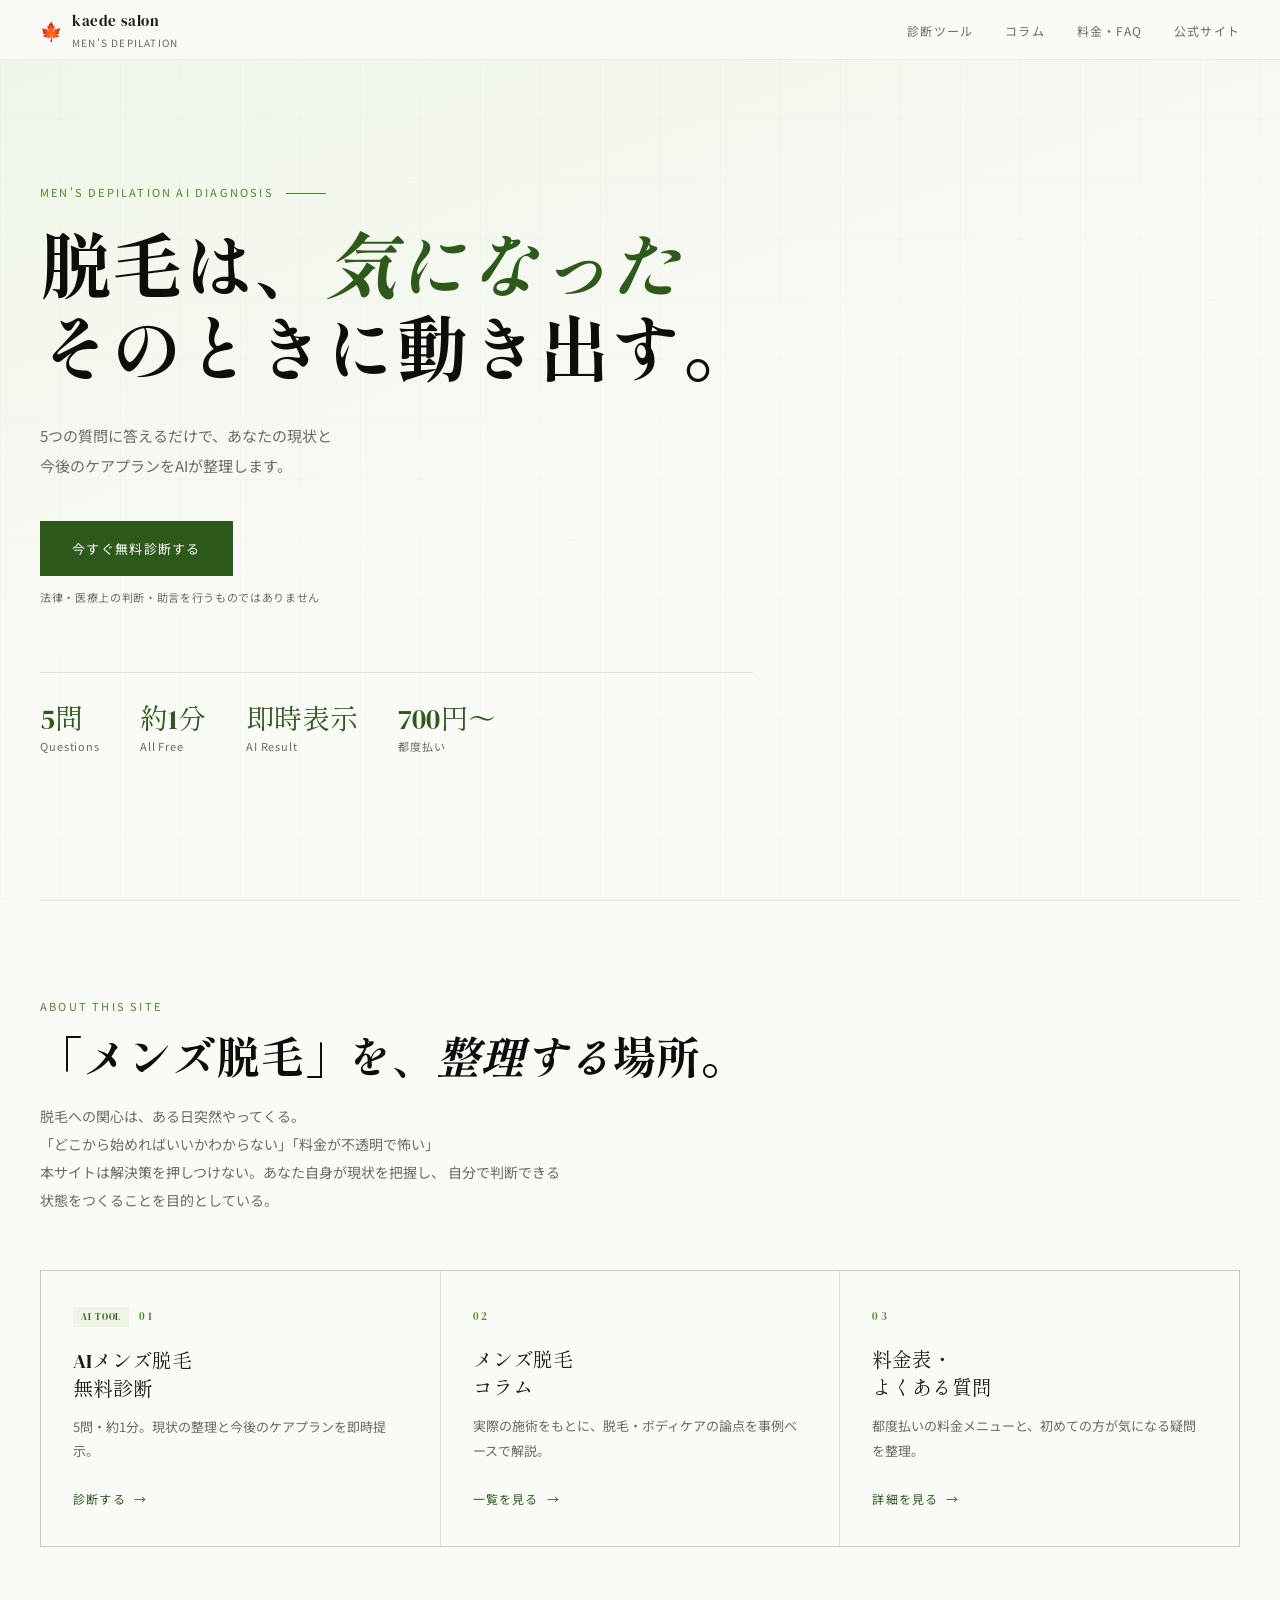
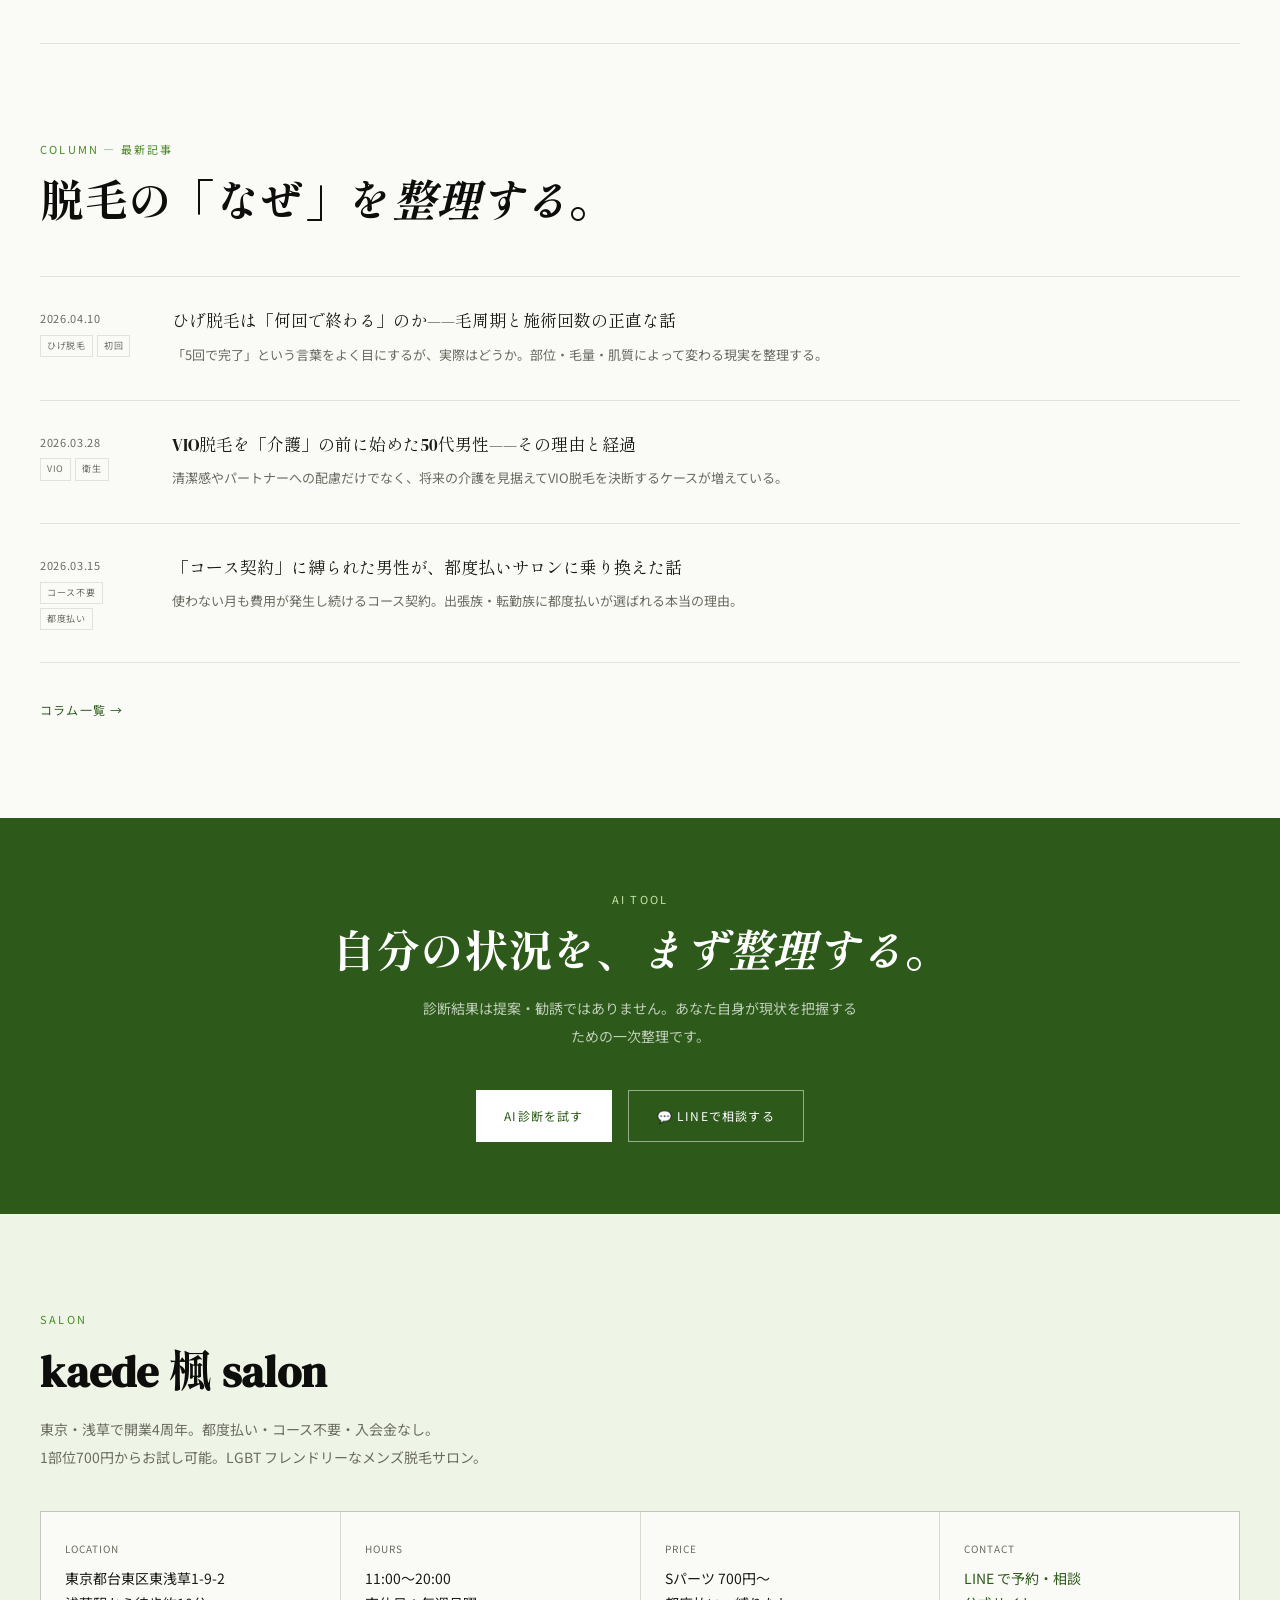
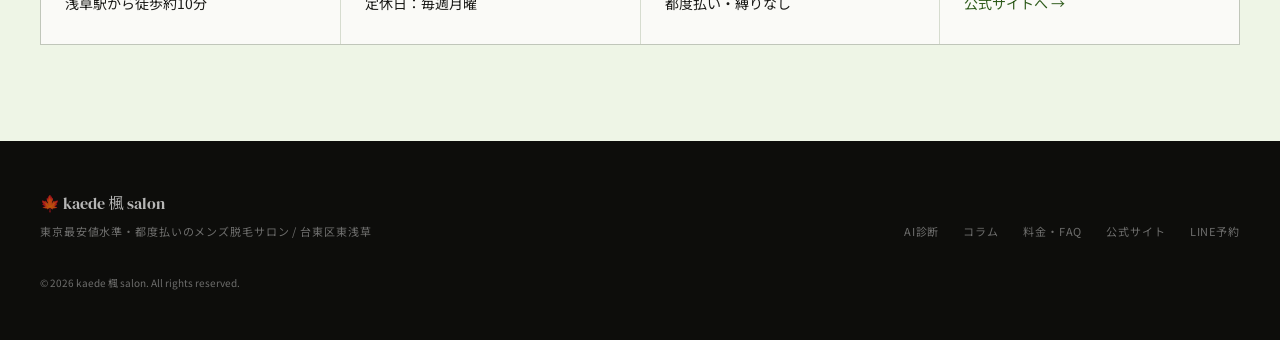
<file: index.html>
<!DOCTYPE html>
<html lang="ja">
<head>
  <meta charset="UTF-8" />
  <meta name="viewport" content="width=device-width, initial-scale=1.0" />
  <title>メンズ脱毛 無料AI診断 | kaede 楓 salon</title>
  <meta name="description" content="5つの質問に答えるだけで、あなたの現状と今後のケアプランをAIが整理します。東京浅草・都度払い・コース不要のメンズ脱毛サロン。" />
  <link rel="stylesheet" href="style.css" />
</head>
<body>

<nav>
  <a href="index.html" class="nav-logo">
    <span class="nav-logo-leaf">🍁</span>
    <div>
      <div class="nav-logo-text">kaede salon</div>
      <div class="nav-logo-sub">Men's Depilation</div>
    </div>
  </a>
  <ul class="nav-links">
    <li><a href="diagnosis.html">診断ツール</a></li>
    <li><a href="column.html">コラム</a></li>
    <li><a href="about.html">料金・FAQ</a></li>
    <li><a href="https://kaedesalon.shop/" target="_blank" rel="noopener">公式サイト</a></li>
  </ul>
</nav>

<!-- HERO -->
<section class="hero">
  <div class="hero-bg"></div>
  <div class="hero-pattern"></div>
  <div class="hero-content">
    <div class="hero-eyebrow">Men's Depilation AI Diagnosis</div>
    <h1 class="hero-title">
      脱毛は、<em>気になった</em><br>そのときに動き出す。
    </h1>
    <p class="hero-desc">
      5つの質問に答えるだけで、あなたの現状と<br>
      今後のケアプランをAIが整理します。
    </p>
    <a href="diagnosis.html" class="hero-cta">今すぐ無料診断する</a>
    <span class="hero-cta-note">法律・医療上の判断・助言を行うものではありません</span>
    <div class="hero-stats">
      <div>
        <div class="stat-num">5問</div>
        <div class="stat-label">Questions</div>
      </div>
      <div>
        <div class="stat-num">約1分</div>
        <div class="stat-label">All Free</div>
      </div>
      <div>
        <div class="stat-num">即時表示</div>
        <div class="stat-label">AI Result</div>
      </div>
      <div>
        <div class="stat-num">700円〜</div>
        <div class="stat-label">都度払い</div>
      </div>
    </div>
  </div>
</section>

<hr class="divider" />

<!-- ABOUT -->
<section style="padding: 96px 40px;">
  <div class="fade-in">
    <div class="section-eyebrow">About This Site</div>
    <h2 class="section-title">「メンズ脱毛」を、<em>整理する</em>場所。</h2>
    <p class="section-desc">
      脱毛への関心は、ある日突然やってくる。<br>
      「どこから始めればいいかわからない」「料金が不透明で怖い」<br>
      本サイトは解決策を押しつけない。あなた自身が現状を把握し、
      自分で判断できる状態をつくることを目的としている。
    </p>
  </div>

  <div class="cards-grid fade-in" style="margin-top: 56px;">
    <a href="diagnosis.html" class="card-item">
      <div class="card-num">
        <span class="tag">AI TOOL</span>
        01
      </div>
      <div class="card-title">AIメンズ脱毛<br>無料診断</div>
      <p class="card-desc">5問・約1分。現状の整理と今後のケアプランを即時提示。</p>
      <div class="card-arrow">診断する</div>
    </a>
    <a href="column.html" class="card-item">
      <div class="card-num">02</div>
      <div class="card-title">メンズ脱毛<br>コラム</div>
      <p class="card-desc">実際の施術をもとに、脱毛・ボディケアの論点を事例ベースで解説。</p>
      <div class="card-arrow">一覧を見る</div>
    </a>
    <a href="about.html" class="card-item">
      <div class="card-num">03</div>
      <div class="card-title">料金表・<br>よくある質問</div>
      <p class="card-desc">都度払いの料金メニューと、初めての方が気になる疑問を整理。</p>
      <div class="card-arrow">詳細を見る</div>
    </a>
  </div>
</section>

<hr class="divider" />

<!-- COLUMN PREVIEW -->
<section style="padding: 96px 40px;" class="fade-in">
  <div class="section-eyebrow">Column — 最新記事</div>
  <h2 class="section-title">脱毛の「なぜ」を<em>整理する</em>。</h2>

  <div class="col-list" style="margin-top: 48px;">
    <a href="column.html" class="col-item">
      <div class="col-meta">
        <div class="col-date">2026.04.10</div>
        <div class="col-tags">
          <span class="col-tag">ひげ脱毛</span>
          <span class="col-tag">初回</span>
        </div>
      </div>
      <div class="col-body">
        <div class="col-title">ひげ脱毛は「何回で終わる」のか——毛周期と施術回数の正直な話</div>
        <p class="col-excerpt">「5回で完了」という言葉をよく目にするが、実際はどうか。部位・毛量・肌質によって変わる現実を整理する。</p>
      </div>
    </a>
    <a href="column.html" class="col-item">
      <div class="col-meta">
        <div class="col-date">2026.03.28</div>
        <div class="col-tags">
          <span class="col-tag">VIO</span>
          <span class="col-tag">衛生</span>
        </div>
      </div>
      <div class="col-body">
        <div class="col-title">VIO脱毛を「介護」の前に始めた50代男性——その理由と経過</div>
        <p class="col-excerpt">清潔感やパートナーへの配慮だけでなく、将来の介護を見据えてVIO脱毛を決断するケースが増えている。</p>
      </div>
    </a>
    <a href="column.html" class="col-item">
      <div class="col-meta">
        <div class="col-date">2026.03.15</div>
        <div class="col-tags">
          <span class="col-tag">コース不要</span>
          <span class="col-tag">都度払い</span>
        </div>
      </div>
      <div class="col-body">
        <div class="col-title">「コース契約」に縛られた男性が、都度払いサロンに乗り換えた話</div>
        <p class="col-excerpt">使わない月も費用が発生し続けるコース契約。出張族・転勤族に都度払いが選ばれる本当の理由。</p>
      </div>
    </a>
  </div>

  <div style="margin-top: 32px;">
    <a href="column.html" style="font-size: 12px; letter-spacing: .1em; color: var(--green-main); text-decoration: none; text-transform: uppercase;">
      コラム一覧 →
    </a>
  </div>
</section>

<!-- CTA BAND -->
<div class="cta-band fade-in">
  <div class="section-eyebrow">AI Tool</div>
  <h2 class="section-title">自分の状況を、<em>まず整理する</em>。</h2>
  <p class="cta-band-desc">診断結果は提案・勧誘ではありません。あなた自身が現状を把握するための一次整理です。</p>
  <div class="cta-band-btns">
    <a href="diagnosis.html" class="btn-white">AI診断を試す</a>
    <a href="https://line.me/R/ti/p/@436hrsli" target="_blank" rel="noopener" class="btn-outline">💬 LINEで相談する</a>
  </div>
</div>

<!-- SALON INFO -->
<section style="padding: 96px 40px; background: var(--green-pale);" class="fade-in">
  <div class="section-eyebrow">Salon</div>
  <h2 class="section-title">kaede 楓 salon</h2>
  <p class="section-desc" style="margin-bottom: 40px;">
    東京・浅草で開業4周年。都度払い・コース不要・入会金なし。<br>
    1部位700円からお試し可能。LGBT フレンドリーなメンズ脱毛サロン。
  </p>
  <div style="display: grid; grid-template-columns: repeat(auto-fit, minmax(200px, 1fr)); gap: 1px; background: var(--border); border: 1px solid var(--border);">
    <div style="background: var(--white); padding: 28px 24px;">
      <div style="font-size: 10px; letter-spacing: .1em; color: var(--muted); text-transform: uppercase; margin-bottom: 8px;">Location</div>
      <div style="font-size: 14px; line-height: 1.8;">東京都台東区東浅草1-9-2<br>浅草駅から徒歩約10分</div>
    </div>
    <div style="background: var(--white); padding: 28px 24px;">
      <div style="font-size: 10px; letter-spacing: .1em; color: var(--muted); text-transform: uppercase; margin-bottom: 8px;">Hours</div>
      <div style="font-size: 14px; line-height: 1.8;">11:00〜20:00<br>定休日：毎週月曜</div>
    </div>
    <div style="background: var(--white); padding: 28px 24px;">
      <div style="font-size: 10px; letter-spacing: .1em; color: var(--muted); text-transform: uppercase; margin-bottom: 8px;">Price</div>
      <div style="font-size: 14px; line-height: 1.8;">Sパーツ 700円〜<br>都度払い・縛りなし</div>
    </div>
    <div style="background: var(--white); padding: 28px 24px;">
      <div style="font-size: 10px; letter-spacing: .1em; color: var(--muted); text-transform: uppercase; margin-bottom: 8px;">Contact</div>
      <div style="font-size: 14px; line-height: 1.8;">
        <a href="https://line.me/R/ti/p/@436hrsli" target="_blank" rel="noopener" style="color: var(--green-main); text-decoration: none;">LINE で予約・相談</a><br>
        <a href="https://kaedesalon.shop/" target="_blank" rel="noopener" style="color: var(--green-main); text-decoration: none;">公式サイトへ →</a>
      </div>
    </div>
  </div>
</section>

<footer>
  <div>
    <div class="footer-brand">🍁 kaede 楓 salon</div>
    <div class="footer-sub">東京最安値水準・都度払いのメンズ脱毛サロン / 台東区東浅草</div>
  </div>
  <div class="footer-links">
    <a href="diagnosis.html">AI診断</a>
    <a href="column.html">コラム</a>
    <a href="about.html">料金・FAQ</a>
    <a href="https://kaedesalon.shop/" target="_blank" rel="noopener">公式サイト</a>
    <a href="https://line.me/R/ti/p/@436hrsli" target="_blank" rel="noopener">LINE予約</a>
  </div>
  <div class="footer-copy">© 2026 kaede 楓 salon. All rights reserved.</div>
</footer>

<script>
  const observer = new IntersectionObserver(entries => {
    entries.forEach(e => { if (e.isIntersecting) e.target.classList.add('visible'); });
  }, { threshold: 0.1 });
  document.querySelectorAll('.fade-in').forEach(el => observer.observe(el));
</script>
</body>
</html>
</file>
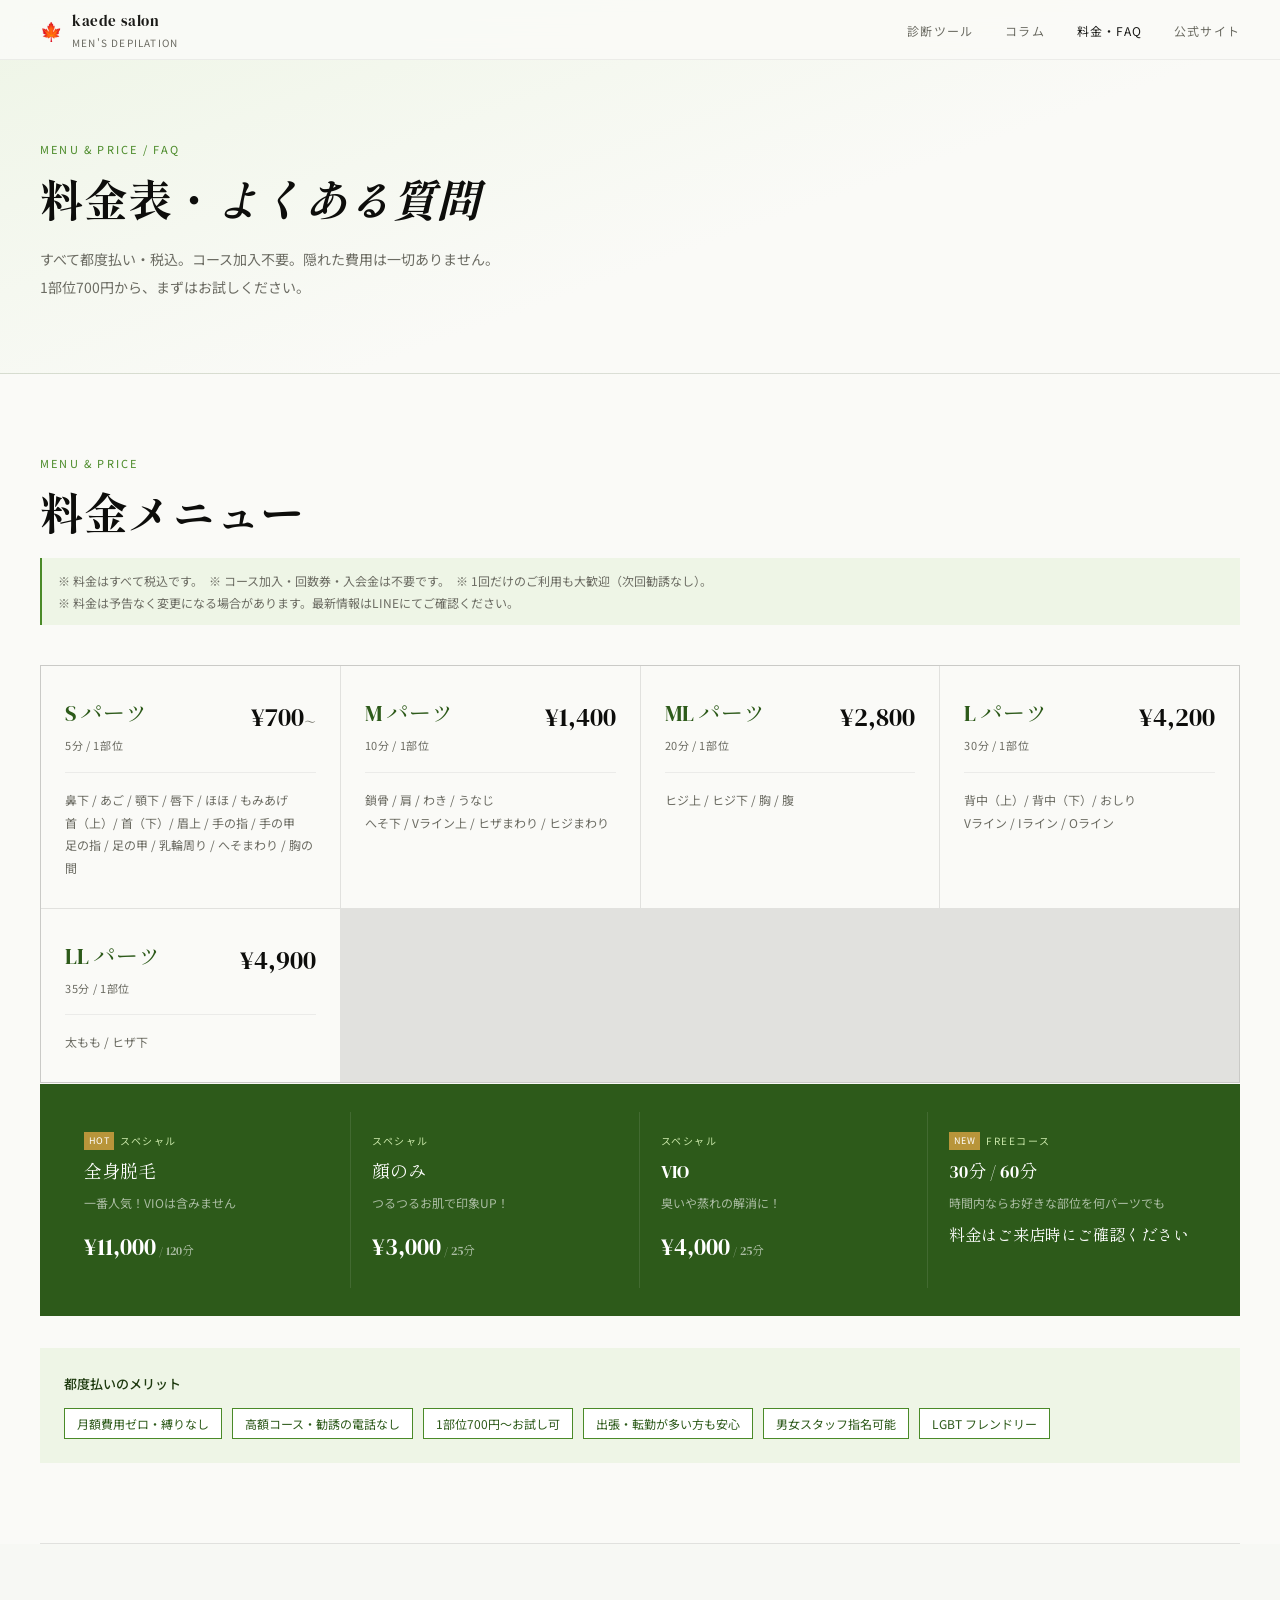
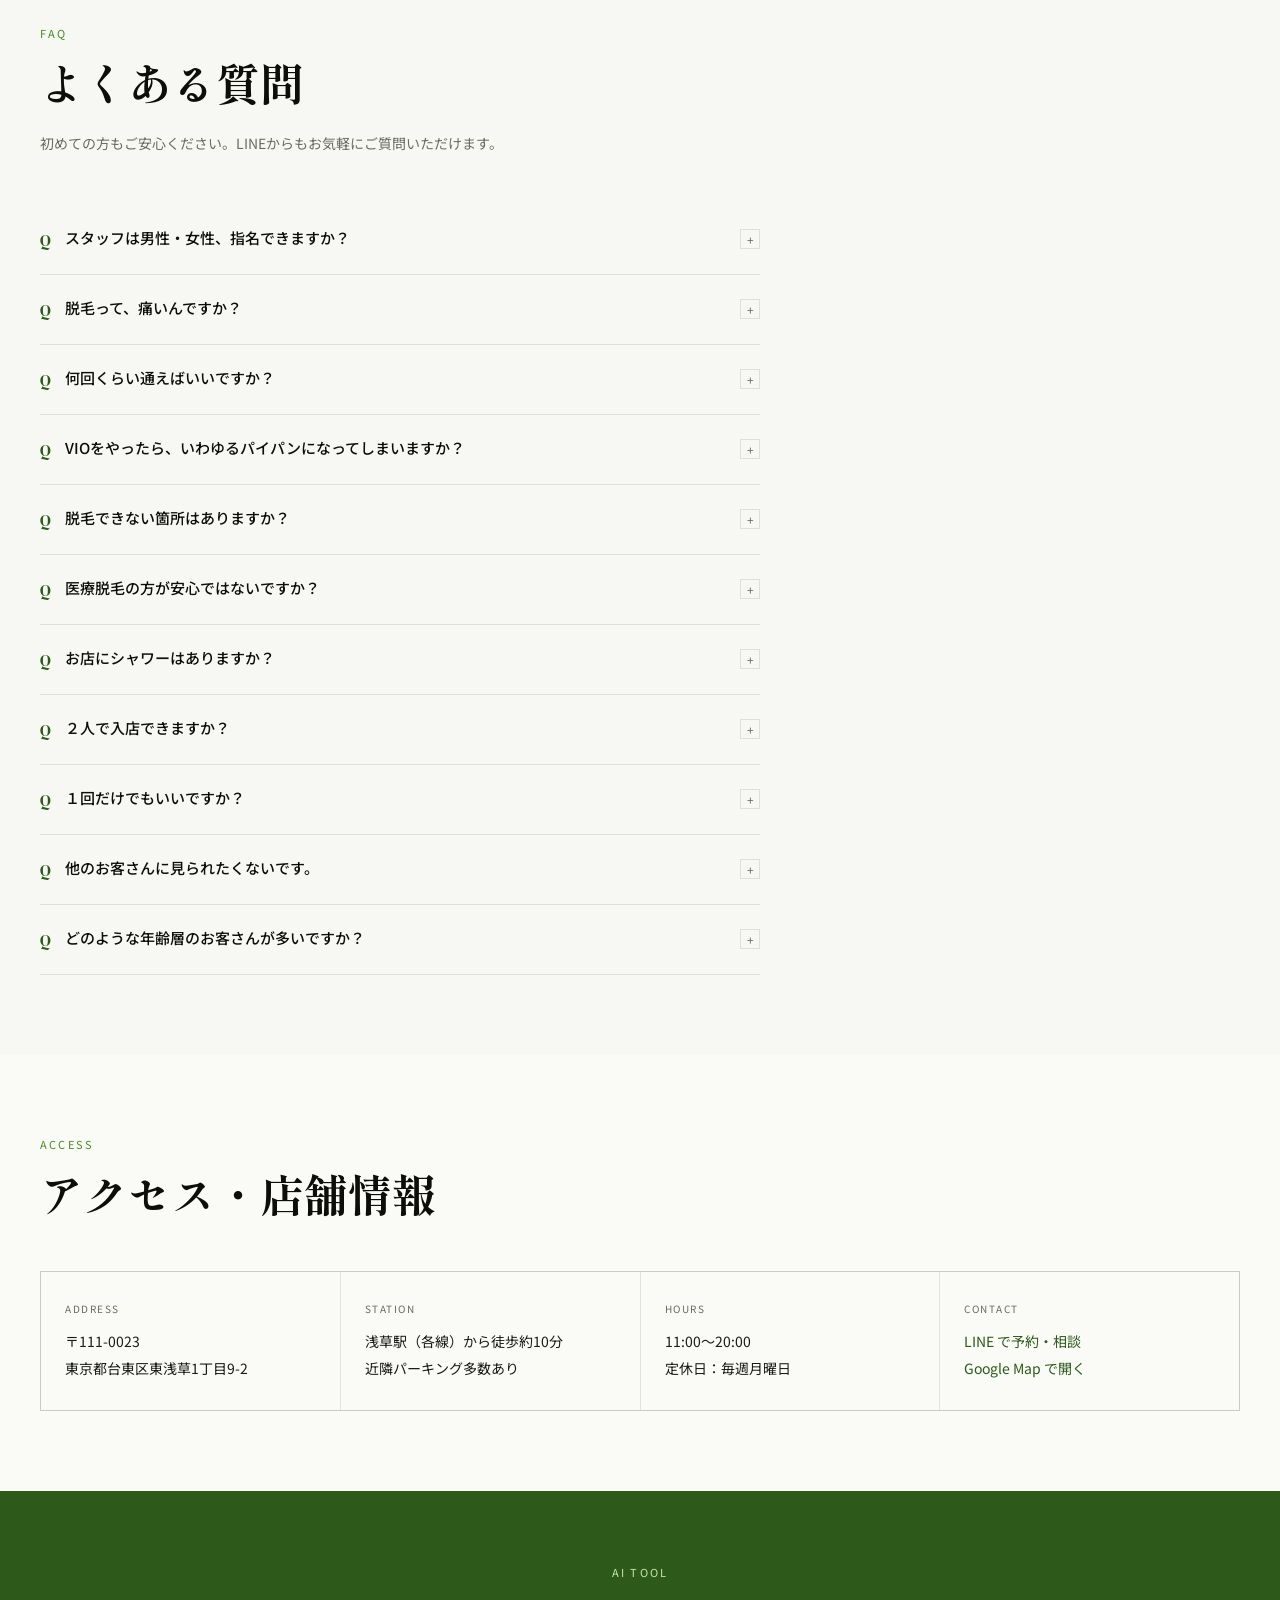
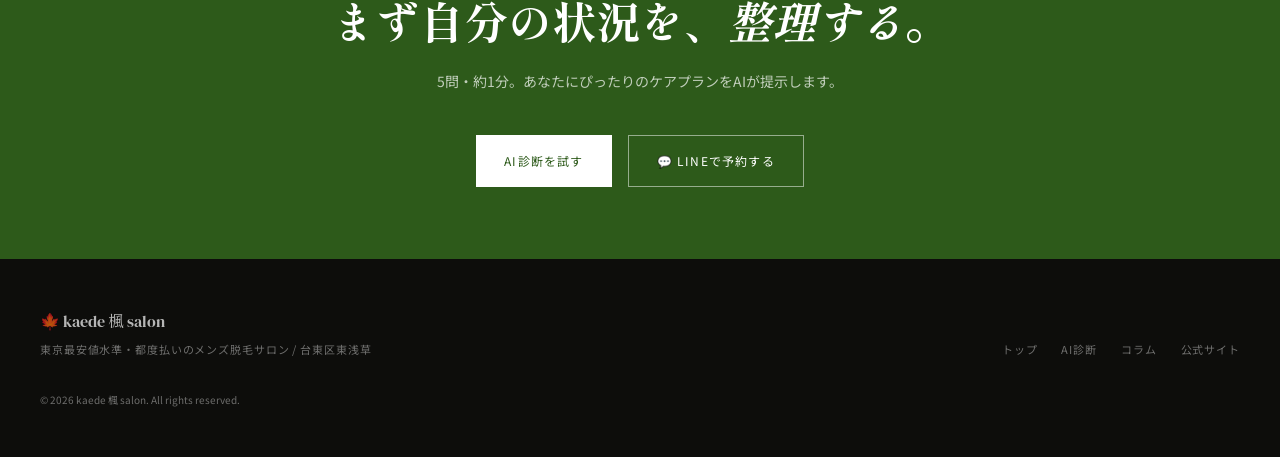
<file: about.html>
<!DOCTYPE html>
<html lang="ja">
<head>
  <meta charset="UTF-8" />
  <meta name="viewport" content="width=device-width, initial-scale=1.0" />
  <title>料金表・よくある質問 | kaede 楓 salon</title>
  <meta name="description" content="kaede楓salonの料金メニューとよくある質問。都度払い・コース不要・入会金なし。1部位700円から。" />
  <link rel="stylesheet" href="style.css" />
  <style>
    .about-hero {
      padding: 140px 40px 72px;
      background: linear-gradient(160deg, var(--green-pale) 0%, var(--white) 60%);
      border-bottom: 1px solid var(--border);
    }

    /* price */
    .price-section { padding: 80px 40px; }
    .price-note {
      font-size: 12px; color: var(--muted); margin-bottom: 40px;
      padding: 12px 16px; border-left: 2px solid var(--green-mid);
      background: var(--green-pale);
    }
    .price-grid {
      display: grid; grid-template-columns: repeat(auto-fit, minmax(260px, 1fr));
      gap: 1px; background: var(--border); border: 1px solid var(--border);
    }
    .price-card {
      background: var(--white); padding: 28px 24px;
    }
    .price-card-head {
      display: flex; justify-content: space-between; align-items: flex-start;
      margin-bottom: 16px; padding-bottom: 16px; border-bottom: 1px solid var(--border-light);
    }
    .price-card-size {
      font-family: var(--font-serif); font-size: 22px; color: var(--green-main);
    }
    .price-card-time {
      font-size: 11px; color: var(--muted); letter-spacing: .06em; margin-top: 2px;
    }
    .price-card-amount {
      font-family: var(--font-serif); font-size: 26px; color: var(--black);
      text-align: right;
    }
    .price-card-amount span { font-size: 12px; color: var(--muted); }
    .price-card-parts { font-size: 12px; color: var(--muted); line-height: 1.9; }

    .price-special {
      margin-top: 1px; background: var(--green-main); padding: 28px 24px;
      display: grid; grid-template-columns: repeat(auto-fit, minmax(200px, 1fr));
      gap: 1px;
    }
    .price-special-item { padding: 20px; border-right: 1px solid rgba(255,255,255,.1); }
    .price-special-item:last-child { border-right: none; }
    .price-special-label {
      font-size: 10px; letter-spacing: .15em; color: var(--green-light);
      text-transform: uppercase; margin-bottom: 6px;
      display: flex; align-items: center; gap: 6px;
    }
    .price-special-hot {
      font-size: 9px; background: var(--gold); color: #fff;
      padding: 1px 5px; letter-spacing: .05em;
    }
    .price-special-name { font-family: var(--font-serif); font-size: 18px; color: #fff; margin-bottom: 4px; }
    .price-special-desc { font-size: 12px; color: rgba(255,255,255,.6); line-height: 1.7; }
    .price-special-amount {
      font-family: var(--font-serif); font-size: 24px; color: #fff;
      margin-top: 12px;
    }
    .price-special-amount span { font-size: 12px; color: rgba(255,255,255,.6); }

    .price-merit {
      margin-top: 32px; padding: 24px;
      border: 1px solid var(--green-border);
      background: var(--green-pale);
    }
    .price-merit-title { font-size: 13px; font-weight: 500; color: var(--green-dark); margin-bottom: 12px; }
    .price-merit-list { display: flex; flex-wrap: wrap; gap: 10px; }
    .price-merit-item {
      font-size: 12px; color: var(--green-main);
      padding: 4px 12px; border: 1px solid var(--green-mid);
      background: #fff;
    }

    /* FAQ */
    .faq-section { padding: 80px 40px; background: #f7f8f4; }
    .faq-list { margin-top: 48px; max-width: 720px; }
    .faq-item {
      border-bottom: 1px solid var(--border);
    }
    .faq-q {
      padding: 22px 0; cursor: pointer;
      display: flex; justify-content: space-between; align-items: center;
      gap: 16px;
    }
    .faq-q-text {
      font-size: 15px; font-weight: 500; line-height: 1.5; color: var(--black);
      display: flex; gap: 14px; align-items: flex-start;
    }
    .faq-q-text::before {
      content: 'Q'; font-family: var(--font-serif); font-size: 16px;
      color: var(--green-main); flex-shrink: 0; margin-top: 1px;
    }
    .faq-icon {
      width: 20px; height: 20px; flex-shrink: 0;
      border: 1px solid var(--border); display: flex;
      align-items: center; justify-content: center;
      font-size: 12px; color: var(--muted); transition: transform .2s;
    }
    .faq-item.open .faq-icon { transform: rotate(45deg); }
    .faq-a {
      font-size: 14px; color: var(--muted); line-height: 1.9;
      padding: 0 0 22px 30px; display: none;
    }
    .faq-item.open .faq-a { display: block; }

    /* access */
    .access-section { padding: 80px 40px; }
    .access-grid {
      display: grid; grid-template-columns: repeat(auto-fit, minmax(220px, 1fr));
      gap: 1px; background: var(--border); border: 1px solid var(--border);
      margin-top: 48px;
    }
    .access-item { background: var(--white); padding: 28px 24px; }
    .access-label {
      font-size: 10px; letter-spacing: .15em; text-transform: uppercase;
      color: var(--muted); margin-bottom: 10px;
    }
    .access-value { font-size: 14px; line-height: 1.9; }
    .access-value a { color: var(--green-main); text-decoration: none; }

    @media (max-width: 640px) {
      .about-hero { padding: 120px 20px 56px; }
      .price-section, .faq-section, .access-section { padding: 56px 20px; }
    }
  </style>
</head>
<body>

<nav>
  <a href="index.html" class="nav-logo">
    <span class="nav-logo-leaf">🍁</span>
    <div>
      <div class="nav-logo-text">kaede salon</div>
      <div class="nav-logo-sub">Men's Depilation</div>
    </div>
  </a>
  <ul class="nav-links">
    <li><a href="diagnosis.html">診断ツール</a></li>
    <li><a href="column.html">コラム</a></li>
    <li><a href="about.html" class="active">料金・FAQ</a></li>
    <li><a href="https://kaedesalon.shop/" target="_blank" rel="noopener">公式サイト</a></li>
  </ul>
</nav>

<div class="about-hero">
  <div class="fade-in">
    <div class="section-eyebrow">Menu &amp; Price / FAQ</div>
    <h1 class="section-title">料金表・<em>よくある質問</em></h1>
    <p class="section-desc">
      すべて都度払い・税込。コース加入不要。隠れた費用は一切ありません。<br>
      1部位700円から、まずはお試しください。
    </p>
  </div>
</div>

<!-- PRICE -->
<section class="price-section">
  <div class="section-eyebrow fade-in">Menu &amp; Price</div>
  <h2 class="section-title fade-in">料金メニュー</h2>

  <div class="price-note fade-in">
    ※ 料金はすべて税込です。　※ コース加入・回数券・入会金は不要です。　※ 1回だけのご利用も大歓迎（次回勧誘なし）。<br>
    ※ 料金は予告なく変更になる場合があります。最新情報はLINEにてご確認ください。
  </div>

  <div class="price-grid fade-in">
    <div class="price-card">
      <div class="price-card-head">
        <div>
          <div class="price-card-size">S パーツ</div>
          <div class="price-card-time">5分 / 1部位</div>
        </div>
        <div class="price-card-amount">¥700<span>〜</span></div>
      </div>
      <div class="price-card-parts">
        鼻下 / あご / 顎下 / 唇下 / ほほ / もみあげ<br>
        首（上）/ 首（下）/ 眉上 / 手の指 / 手の甲<br>
        足の指 / 足の甲 / 乳輪周り / へそまわり / 胸の間
      </div>
    </div>
    <div class="price-card">
      <div class="price-card-head">
        <div>
          <div class="price-card-size">M パーツ</div>
          <div class="price-card-time">10分 / 1部位</div>
        </div>
        <div class="price-card-amount">¥1,400</div>
      </div>
      <div class="price-card-parts">
        鎖骨 / 肩 / わき / うなじ<br>
        へそ下 / Vライン上 / ヒザまわり / ヒジまわり
      </div>
    </div>
    <div class="price-card">
      <div class="price-card-head">
        <div>
          <div class="price-card-size">ML パーツ</div>
          <div class="price-card-time">20分 / 1部位</div>
        </div>
        <div class="price-card-amount">¥2,800</div>
      </div>
      <div class="price-card-parts">
        ヒジ上 / ヒジ下 / 胸 / 腹
      </div>
    </div>
    <div class="price-card">
      <div class="price-card-head">
        <div>
          <div class="price-card-size">L パーツ</div>
          <div class="price-card-time">30分 / 1部位</div>
        </div>
        <div class="price-card-amount">¥4,200</div>
      </div>
      <div class="price-card-parts">
        背中（上）/ 背中（下）/ おしり<br>
        Vライン / Iライン / Oライン
      </div>
    </div>
    <div class="price-card">
      <div class="price-card-head">
        <div>
          <div class="price-card-size">LL パーツ</div>
          <div class="price-card-time">35分 / 1部位</div>
        </div>
        <div class="price-card-amount">¥4,900</div>
      </div>
      <div class="price-card-parts">
        太もも / ヒザ下
      </div>
    </div>
  </div>

  <!-- Special -->
  <div class="price-special fade-in">
    <div class="price-special-item">
      <div class="price-special-label"><span class="price-special-hot">HOT</span>スペシャル</div>
      <div class="price-special-name">全身脱毛</div>
      <div class="price-special-desc">一番人気！VIOは含みません</div>
      <div class="price-special-amount">¥11,000<span> / 120分</span></div>
    </div>
    <div class="price-special-item">
      <div class="price-special-label">スペシャル</div>
      <div class="price-special-name">顔のみ</div>
      <div class="price-special-desc">つるつるお肌で印象UP！</div>
      <div class="price-special-amount">¥3,000<span> / 25分</span></div>
    </div>
    <div class="price-special-item">
      <div class="price-special-label">スペシャル</div>
      <div class="price-special-name">VIO</div>
      <div class="price-special-desc">臭いや蒸れの解消に！</div>
      <div class="price-special-amount">¥4,000<span> / 25分</span></div>
    </div>
    <div class="price-special-item">
      <div class="price-special-label"><span class="price-special-hot">NEW</span>freeコース</div>
      <div class="price-special-name">30分 / 60分</div>
      <div class="price-special-desc">時間内ならお好きな部位を何パーツでも</div>
      <div class="price-special-amount" style="font-size: 16px; margin-top: 8px;">料金はご来店時にご確認ください</div>
    </div>
  </div>

  <div class="price-merit fade-in">
    <div class="price-merit-title">都度払いのメリット</div>
    <div class="price-merit-list">
      <span class="price-merit-item">月額費用ゼロ・縛りなし</span>
      <span class="price-merit-item">高額コース・勧誘の電話なし</span>
      <span class="price-merit-item">1部位700円〜お試し可</span>
      <span class="price-merit-item">出張・転勤が多い方も安心</span>
      <span class="price-merit-item">男女スタッフ指名可能</span>
      <span class="price-merit-item">LGBT フレンドリー</span>
    </div>
  </div>
</section>

<hr class="divider" />

<!-- FAQ -->
<section class="faq-section">
  <div class="section-eyebrow fade-in">FAQ</div>
  <h2 class="section-title fade-in">よくある質問</h2>
  <p class="section-desc fade-in">初めての方もご安心ください。LINEからもお気軽にご質問いただけます。</p>

  <div class="faq-list fade-in">

    <div class="faq-item">
      <div class="faq-q" onclick="toggleFaq(this)">
        <div class="faq-q-text">スタッフは男性・女性、指名できますか？</div>
        <div class="faq-icon">+</div>
      </div>
      <div class="faq-a">はい、できます。ご予約時にお気軽にご相談ください。</div>
    </div>

    <div class="faq-item">
      <div class="faq-q" onclick="toggleFaq(this)">
        <div class="faq-q-text">脱毛って、痛いんですか？</div>
        <div class="faq-icon">+</div>
      </div>
      <div class="faq-a">最大でも輪ゴムで弾くほどです。毛量とご希望に合わせつつ、お客様の痛みをお聞きしながら調整させていただいております。</div>
    </div>

    <div class="faq-item">
      <div class="faq-q" onclick="toggleFaq(this)">
        <div class="faq-q-text">何回くらい通えばいいですか？</div>
        <div class="faq-icon">+</div>
      </div>
      <div class="faq-a">部位によってかなり異なります。毛周期を加味したタイミングで5回ほどで完了なさるお客様が多いです。</div>
    </div>

    <div class="faq-item">
      <div class="faq-q" onclick="toggleFaq(this)">
        <div class="faq-q-text">VIOをやったら、いわゆるパイパンになってしまいますか？</div>
        <div class="faq-icon">+</div>
      </div>
      <div class="faq-a">Vラインについては、お客様のお好みの位置のみを施術しております。もちろん全部も可能ですが、料金は一部でも変わりません。施術時にお気軽にご相談ください。</div>
    </div>

    <div class="faq-item">
      <div class="faq-q" onclick="toggleFaq(this)">
        <div class="faq-q-text">脱毛できない箇所はありますか？</div>
        <div class="faq-icon">+</div>
      </div>
      <div class="faq-a">粘膜にも光照射してしまう部位（鼻の中）、日焼け直後のお肌、大きなホクロや極端な黒ずみ、タトゥー部分についてはお断りしております。事前にお写真をお送りいただければ施術可否をお知らせできます。</div>
    </div>

    <div class="faq-item">
      <div class="faq-q" onclick="toggleFaq(this)">
        <div class="faq-q-text">医療脱毛の方が安心ではないですか？</div>
        <div class="faq-icon">+</div>
      </div>
      <div class="faq-a">当店では医療行為にあたらない範囲で施術しております。光の出力は家庭用脱毛器より強く、医療用より弱いです。お肌への負担を考えると当店の出力で十分ご期待に応えられると考えています。</div>
    </div>

    <div class="faq-item">
      <div class="faq-q" onclick="toggleFaq(this)">
        <div class="faq-q-text">お店にシャワーはありますか？</div>
        <div class="faq-icon">+</div>
      </div>
      <div class="faq-a">申し訳ございません、ありません。施術に使うジェルはスタッフが丁寧にふきとります。保湿効果もありますので、そのままご帰宅いただき、数日はご自宅でさらに保湿することをおすすめします。</div>
    </div>

    <div class="faq-item">
      <div class="faq-q" onclick="toggleFaq(this)">
        <div class="faq-q-text">２人で入店できますか？</div>
        <div class="faq-icon">+</div>
      </div>
      <div class="faq-a">はい、二人でも入店できます。</div>
    </div>

    <div class="faq-item">
      <div class="faq-q" onclick="toggleFaq(this)">
        <div class="faq-q-text">１回だけでもいいですか？</div>
        <div class="faq-icon">+</div>
      </div>
      <div class="faq-a">もちろんです！まずはお試しで１部位「700円」だけをやっていただいても構いません。お支払いいただいたら、次回の勧誘をすることもなく笑顔でお送りします。</div>
    </div>

    <div class="faq-item">
      <div class="faq-q" onclick="toggleFaq(this)">
        <div class="faq-q-text">他のお客さんに見られたくないです。</div>
        <div class="faq-icon">+</div>
      </div>
      <div class="faq-a">予約時間は他のお客様と店内での時間が重ならないようにしております。遅刻・延長の場合は他のお客様をご案内してしまう可能性がありますので、ご注意ください。</div>
    </div>

    <div class="faq-item">
      <div class="faq-q" onclick="toggleFaq(this)">
        <div class="faq-q-text">どのような年齢層のお客さんが多いですか？</div>
        <div class="faq-icon">+</div>
      </div>
      <div class="faq-a">30代のお客様が中心ですが、最近は介護を意識された50代以上のお客様も増えています。</div>
    </div>

  </div>
</section>

<!-- ACCESS -->
<section class="access-section">
  <div class="section-eyebrow fade-in">Access</div>
  <h2 class="section-title fade-in">アクセス・店舗情報</h2>

  <div class="access-grid fade-in">
    <div class="access-item">
      <div class="access-label">Address</div>
      <div class="access-value">〒111-0023<br>東京都台東区東浅草1丁目9-2</div>
    </div>
    <div class="access-item">
      <div class="access-label">Station</div>
      <div class="access-value">浅草駅（各線）から徒歩約10分<br>近隣パーキング多数あり</div>
    </div>
    <div class="access-item">
      <div class="access-label">Hours</div>
      <div class="access-value">11:00〜20:00<br>定休日：毎週月曜日</div>
    </div>
    <div class="access-item">
      <div class="access-label">Contact</div>
      <div class="access-value">
        <a href="https://line.me/R/ti/p/@436hrsli" target="_blank" rel="noopener">LINE で予約・相談</a><br>
        <a href="https://maps.app.goo.gl/VHNE5CEZSQLNcGGT6" target="_blank" rel="noopener">Google Map で開く</a>
      </div>
    </div>
  </div>
</section>

<!-- CTA -->
<div class="cta-band fade-in">
  <div class="section-eyebrow">AI Tool</div>
  <h2 class="section-title">まず自分の状況を、<em>整理する</em>。</h2>
  <p class="cta-band-desc">5問・約1分。あなたにぴったりのケアプランをAIが提示します。</p>
  <div class="cta-band-btns">
    <a href="diagnosis.html" class="btn-white">AI診断を試す</a>
    <a href="https://line.me/R/ti/p/@436hrsli" target="_blank" rel="noopener" class="btn-outline">💬 LINEで予約する</a>
  </div>
</div>

<footer>
  <div>
    <div class="footer-brand">🍁 kaede 楓 salon</div>
    <div class="footer-sub">東京最安値水準・都度払いのメンズ脱毛サロン / 台東区東浅草</div>
  </div>
  <div class="footer-links">
    <a href="index.html">トップ</a>
    <a href="diagnosis.html">AI診断</a>
    <a href="column.html">コラム</a>
    <a href="https://kaedesalon.shop/" target="_blank" rel="noopener">公式サイト</a>
  </div>
  <div class="footer-copy">© 2026 kaede 楓 salon. All rights reserved.</div>
</footer>

<script>
function toggleFaq(el) {
  const item = el.parentElement;
  item.classList.toggle('open');
}

const observer = new IntersectionObserver(entries => {
  entries.forEach(e => { if (e.isIntersecting) e.target.classList.add('visible'); });
}, { threshold: 0.08 });
document.querySelectorAll('.fade-in').forEach(el => observer.observe(el));
</script>
</body>
</html>
</file>
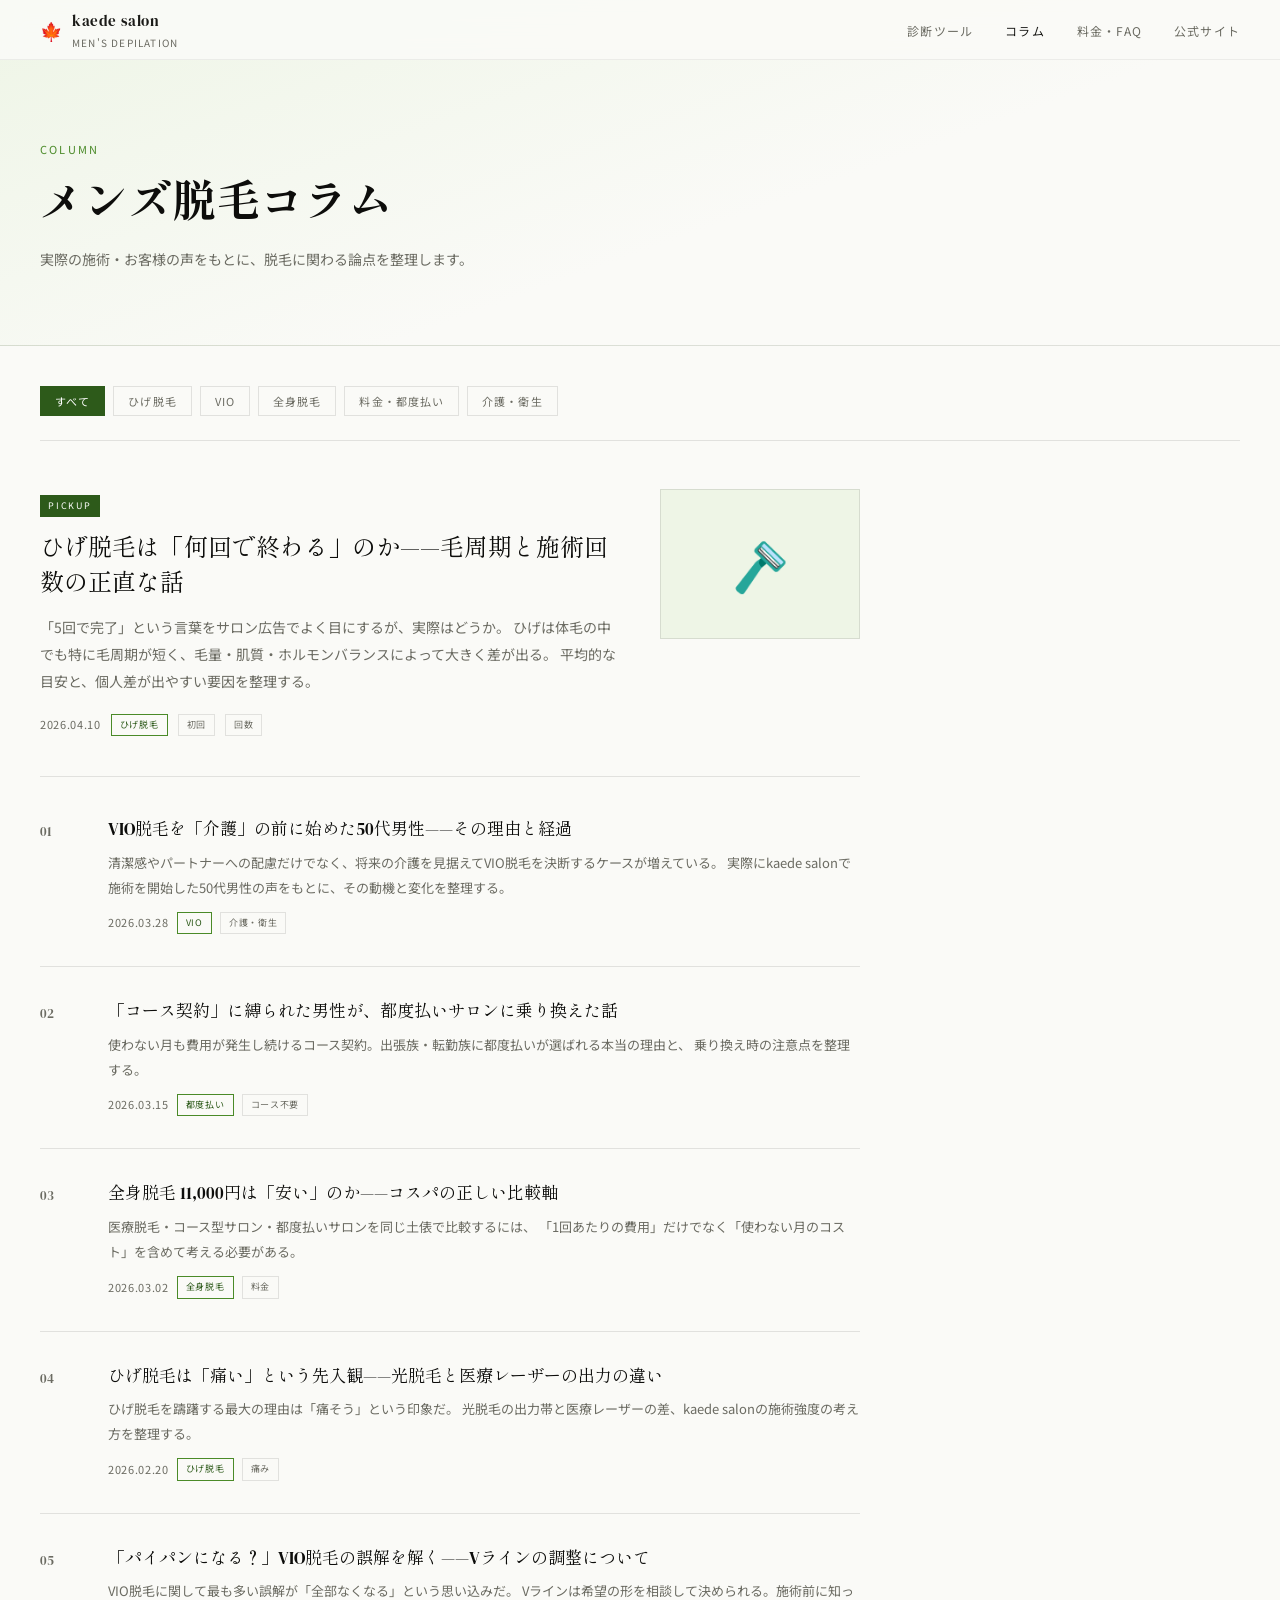
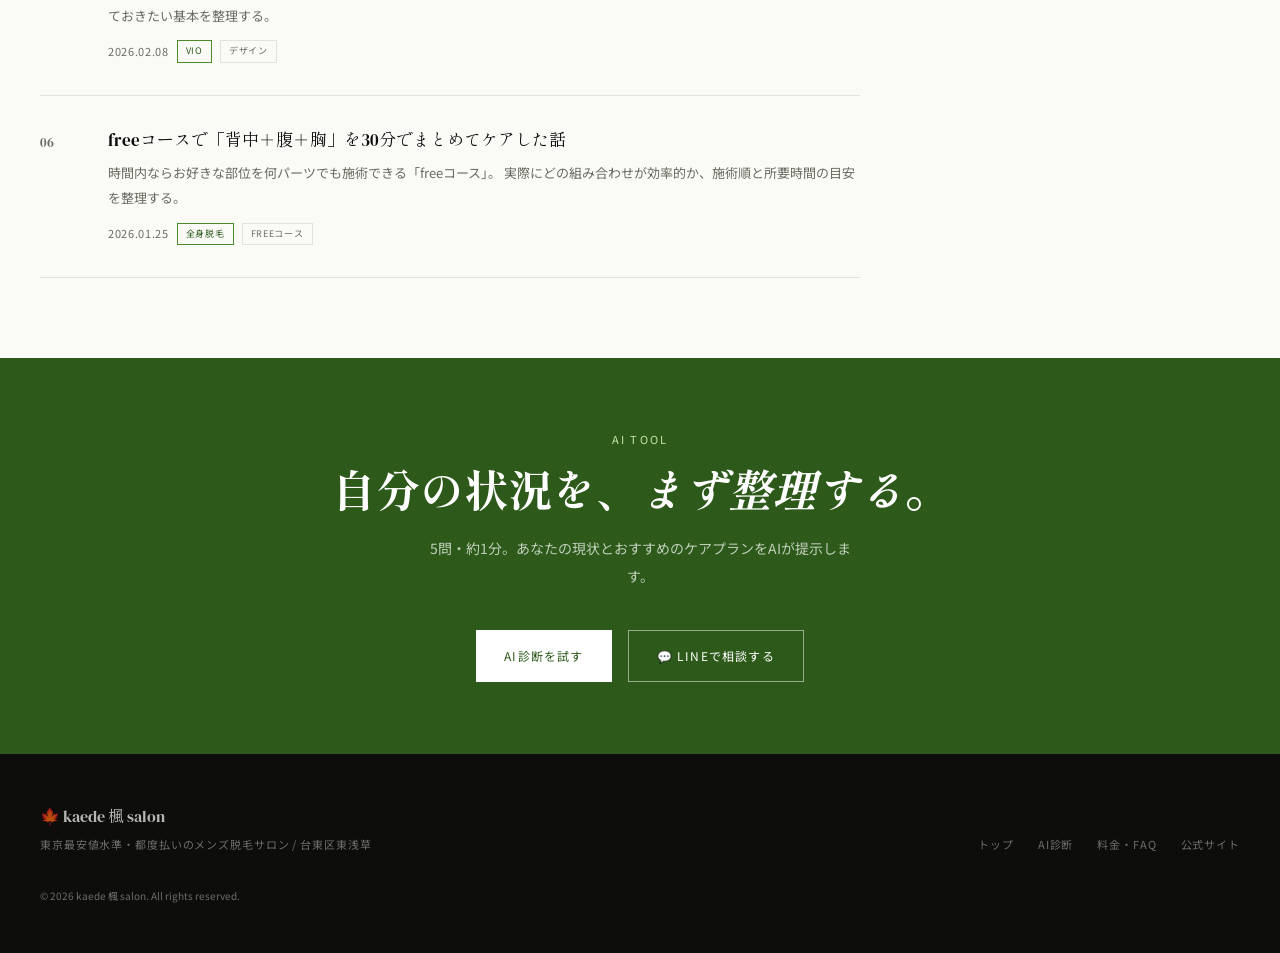
<file: column.html>
<!DOCTYPE html>
<html lang="ja">
<head>
  <meta charset="UTF-8" />
  <meta name="viewport" content="width=device-width, initial-scale=1.0" />
  <title>メンズ脱毛コラム | kaede 楓 salon</title>
  <meta name="description" content="メンズ脱毛・ボディケアの論点を実例ベースで整理。ひげ・VIO・全身脱毛の疑問に答えるコラム集。" />
  <link rel="stylesheet" href="style.css" />
  <style>
    .col-hero {
      padding: 140px 40px 72px;
      background: linear-gradient(160deg, var(--green-pale) 0%, var(--white) 60%);
      border-bottom: 1px solid var(--border);
    }
    .col-hero-inner { max-width: 800px; }

    .filter-bar {
      display: flex; gap: 8px; flex-wrap: wrap;
      margin: 40px 40px 0; padding-bottom: 24px;
      border-bottom: 1px solid var(--border);
    }
    .filter-btn {
      font-size: 11px; letter-spacing: .1em; padding: 6px 14px;
      border: 1px solid var(--border); background: var(--white);
      color: var(--muted); cursor: pointer; font-family: var(--font-sans);
      transition: all .15s; text-transform: uppercase;
    }
    .filter-btn:hover, .filter-btn.active {
      background: var(--green-main); color: #fff; border-color: var(--green-main);
    }

    .articles-wrap { padding: 0 40px; max-width: 900px; }

    .article-featured {
      padding: 48px 0 40px; border-bottom: 1px solid var(--border);
      display: grid; grid-template-columns: 1fr 200px; gap: 40px; align-items: start;
    }
    .article-featured-label {
      font-size: 9px; letter-spacing: .2em; text-transform: uppercase;
      background: var(--green-main); color: #fff;
      display: inline-block; padding: 3px 8px; margin-bottom: 14px;
    }
    .article-featured-title {
      font-family: var(--font-serif); font-size: 24px; line-height: 1.45;
      color: var(--black); margin-bottom: 14px;
      text-decoration: none; display: block; transition: color .2s;
    }
    .article-featured-title:hover { color: var(--green-main); }
    .article-featured-excerpt { font-size: 14px; color: var(--muted); line-height: 1.9; margin-bottom: 20px; }
    .article-featured-meta { display: flex; gap: 10px; align-items: center; flex-wrap: wrap; }
    .article-date { font-size: 11px; color: var(--muted); letter-spacing: .06em; }
    .article-tag {
      font-size: 9px; letter-spacing: .08em; padding: 2px 8px;
      border: 1px solid var(--border); color: var(--muted); text-transform: uppercase;
    }
    .article-tag.green { border-color: var(--green-mid); color: var(--green-main); }
    .article-thumb {
      background: var(--green-pale); border: 1px solid var(--border);
      aspect-ratio: 4/3; display: flex; align-items: center; justify-content: center;
      font-size: 48px;
    }

    .articles-list { padding-top: 8px; }
    .article-item {
      display: flex; gap: 28px; padding: 32px 0;
      border-bottom: 1px solid var(--border);
      text-decoration: none; color: inherit; transition: background .15s;
    }
    .article-item:hover .article-item-title { color: var(--green-main); }
    .article-item-num {
      flex: 0 0 40px; font-family: var(--font-serif);
      font-size: 13px; color: var(--muted); padding-top: 3px;
    }
    .article-item-body { flex: 1; }
    .article-item-title {
      font-family: var(--font-serif); font-size: 17px; line-height: 1.5;
      margin-bottom: 8px; color: var(--black); transition: color .2s;
    }
    .article-item-excerpt { font-size: 13px; color: var(--muted); line-height: 1.9; margin-bottom: 12px; }
    .article-item-meta { display: flex; gap: 8px; align-items: center; flex-wrap: wrap; }

    @media (max-width: 640px) {
      .col-hero { padding: 120px 20px 56px; }
      .filter-bar { margin: 32px 20px 0; }
      .articles-wrap { padding: 0 20px; }
      .article-featured { grid-template-columns: 1fr; }
      .article-thumb { display: none; }
    }
  </style>
</head>
<body>

<nav>
  <a href="index.html" class="nav-logo">
    <span class="nav-logo-leaf">🍁</span>
    <div>
      <div class="nav-logo-text">kaede salon</div>
      <div class="nav-logo-sub">Men's Depilation</div>
    </div>
  </a>
  <ul class="nav-links">
    <li><a href="diagnosis.html">診断ツール</a></li>
    <li><a href="column.html" class="active">コラム</a></li>
    <li><a href="about.html">料金・FAQ</a></li>
    <li><a href="https://kaedesalon.shop/" target="_blank" rel="noopener">公式サイト</a></li>
  </ul>
</nav>

<div class="col-hero">
  <div class="col-hero-inner fade-in">
    <div class="section-eyebrow">Column</div>
    <h1 class="section-title">メンズ脱毛コラム</h1>
    <p class="section-desc">実際の施術・お客様の声をもとに、脱毛に関わる論点を整理します。</p>
  </div>
</div>

<div class="filter-bar fade-in">
  <button class="filter-btn active" onclick="filterArticles('all', this)">すべて</button>
  <button class="filter-btn" onclick="filterArticles('hige', this)">ひげ脱毛</button>
  <button class="filter-btn" onclick="filterArticles('vio', this)">VIO</button>
  <button class="filter-btn" onclick="filterArticles('zenshin', this)">全身脱毛</button>
  <button class="filter-btn" onclick="filterArticles('cost', this)">料金・都度払い</button>
  <button class="filter-btn" onclick="filterArticles('kaigo', this)">介護・衛生</button>
</div>

<div class="articles-wrap" style="margin-top: 0;">

  <!-- Featured -->
  <div class="article-featured fade-in" data-tags="hige">
    <div>
      <div class="article-featured-label">Pickup</div>
      <a href="#" class="article-featured-title">
        ひげ脱毛は「何回で終わる」のか——毛周期と施術回数の正直な話
      </a>
      <p class="article-featured-excerpt">
        「5回で完了」という言葉をサロン広告でよく目にするが、実際はどうか。
        ひげは体毛の中でも特に毛周期が短く、毛量・肌質・ホルモンバランスによって大きく差が出る。
        平均的な目安と、個人差が出やすい要因を整理する。
      </p>
      <div class="article-featured-meta">
        <span class="article-date">2026.04.10</span>
        <span class="article-tag green">ひげ脱毛</span>
        <span class="article-tag">初回</span>
        <span class="article-tag">回数</span>
      </div>
    </div>
    <div class="article-thumb">🪒</div>
  </div>

  <!-- List -->
  <div class="articles-list">

    <a href="#" class="article-item fade-in" data-tags="vio kaigo">
      <div class="article-item-num">01</div>
      <div class="article-item-body">
        <div class="article-item-title">VIO脱毛を「介護」の前に始めた50代男性——その理由と経過</div>
        <p class="article-item-excerpt">
          清潔感やパートナーへの配慮だけでなく、将来の介護を見据えてVIO脱毛を決断するケースが増えている。
          実際にkaede salonで施術を開始した50代男性の声をもとに、その動機と変化を整理する。
        </p>
        <div class="article-item-meta">
          <span class="article-date">2026.03.28</span>
          <span class="article-tag green">VIO</span>
          <span class="article-tag">介護・衛生</span>
        </div>
      </div>
    </a>

    <a href="#" class="article-item fade-in" data-tags="cost">
      <div class="article-item-num">02</div>
      <div class="article-item-body">
        <div class="article-item-title">「コース契約」に縛られた男性が、都度払いサロンに乗り換えた話</div>
        <p class="article-item-excerpt">
          使わない月も費用が発生し続けるコース契約。出張族・転勤族に都度払いが選ばれる本当の理由と、
          乗り換え時の注意点を整理する。
        </p>
        <div class="article-item-meta">
          <span class="article-date">2026.03.15</span>
          <span class="article-tag green">都度払い</span>
          <span class="article-tag">コース不要</span>
        </div>
      </div>
    </a>

    <a href="#" class="article-item fade-in" data-tags="zenshin cost">
      <div class="article-item-num">03</div>
      <div class="article-item-body">
        <div class="article-item-title">全身脱毛 11,000円は「安い」のか——コスパの正しい比較軸</div>
        <p class="article-item-excerpt">
          医療脱毛・コース型サロン・都度払いサロンを同じ土俵で比較するには、
          「1回あたりの費用」だけでなく「使わない月のコスト」を含めて考える必要がある。
        </p>
        <div class="article-item-meta">
          <span class="article-date">2026.03.02</span>
          <span class="article-tag green">全身脱毛</span>
          <span class="article-tag">料金</span>
        </div>
      </div>
    </a>

    <a href="#" class="article-item fade-in" data-tags="hige">
      <div class="article-item-num">04</div>
      <div class="article-item-body">
        <div class="article-item-title">ひげ脱毛は「痛い」という先入観——光脱毛と医療レーザーの出力の違い</div>
        <p class="article-item-excerpt">
          ひげ脱毛を躊躇する最大の理由は「痛そう」という印象だ。
          光脱毛の出力帯と医療レーザーの差、kaede salonの施術強度の考え方を整理する。
        </p>
        <div class="article-item-meta">
          <span class="article-date">2026.02.20</span>
          <span class="article-tag green">ひげ脱毛</span>
          <span class="article-tag">痛み</span>
        </div>
      </div>
    </a>

    <a href="#" class="article-item fade-in" data-tags="vio">
      <div class="article-item-num">05</div>
      <div class="article-item-body">
        <div class="article-item-title">「パイパンになる？」VIO脱毛の誤解を解く——Vラインの調整について</div>
        <p class="article-item-excerpt">
          VIO脱毛に関して最も多い誤解が「全部なくなる」という思い込みだ。
          Vラインは希望の形を相談して決められる。施術前に知っておきたい基本を整理する。
        </p>
        <div class="article-item-meta">
          <span class="article-date">2026.02.08</span>
          <span class="article-tag green">VIO</span>
          <span class="article-tag">デザイン</span>
        </div>
      </div>
    </a>

    <a href="#" class="article-item fade-in" data-tags="zenshin kaigo">
      <div class="article-item-num">06</div>
      <div class="article-item-body">
        <div class="article-item-title">freeコースで「背中＋腹＋胸」を30分でまとめてケアした話</div>
        <p class="article-item-excerpt">
          時間内ならお好きな部位を何パーツでも施術できる「freeコース」。
          実際にどの組み合わせが効率的か、施術順と所要時間の目安を整理する。
        </p>
        <div class="article-item-meta">
          <span class="article-date">2026.01.25</span>
          <span class="article-tag green">全身脱毛</span>
          <span class="article-tag">freeコース</span>
        </div>
      </div>
    </a>

  </div>
</div>

<!-- CTA -->
<div class="cta-band" style="margin-top: 80px;">
  <div class="section-eyebrow">AI Tool</div>
  <h2 class="section-title">自分の状況を、<em>まず整理する</em>。</h2>
  <p class="cta-band-desc">5問・約1分。あなたの現状とおすすめのケアプランをAIが提示します。</p>
  <div class="cta-band-btns">
    <a href="diagnosis.html" class="btn-white">AI診断を試す</a>
    <a href="https://line.me/R/ti/p/@436hrsli" target="_blank" rel="noopener" class="btn-outline">💬 LINEで相談する</a>
  </div>
</div>

<footer>
  <div>
    <div class="footer-brand">🍁 kaede 楓 salon</div>
    <div class="footer-sub">東京最安値水準・都度払いのメンズ脱毛サロン / 台東区東浅草</div>
  </div>
  <div class="footer-links">
    <a href="index.html">トップ</a>
    <a href="diagnosis.html">AI診断</a>
    <a href="about.html">料金・FAQ</a>
    <a href="https://kaedesalon.shop/" target="_blank" rel="noopener">公式サイト</a>
  </div>
  <div class="footer-copy">© 2026 kaede 楓 salon. All rights reserved.</div>
</footer>

<script>
function filterArticles(tag, btn) {
  document.querySelectorAll('.filter-btn').forEach(b => b.classList.remove('active'));
  btn.classList.add('active');
  document.querySelectorAll('[data-tags]').forEach(el => {
    if (tag === 'all' || el.dataset.tags.includes(tag)) {
      el.style.display = '';
    } else {
      el.style.display = 'none';
    }
  });
}

const observer = new IntersectionObserver(entries => {
  entries.forEach(e => { if (e.isIntersecting) e.target.classList.add('visible'); });
}, { threshold: 0.08 });
document.querySelectorAll('.fade-in').forEach(el => observer.observe(el));
</script>
</body>
</html>
</file>
<file: style.css>
@import url('https://fonts.googleapis.com/css2?family=Shippori+Mincho:wght@400;500;600&family=Noto+Sans+JP:wght@300;400;500&family=DM+Serif+Display:ital@0;1&display=swap');

*, *::before, *::after { box-sizing: border-box; margin: 0; padding: 0; }

:root {
  --black:      #0d0d0b;
  --white:      #fafaf7;
  --green-dark: #1e3a0f;
  --green-main: #2d5a1a;
  --green-mid:  #4a8a28;
  --green-light:#c8e6a8;
  --green-pale: #eef5e6;
  --gold:       #b8953a;
  --text:       #1a1a17;
  --muted:      #6b6b62;
  --border:     rgba(0,0,0,0.10);
  --border-light: rgba(0,0,0,0.06);
  --font-serif: 'DM Serif Display', 'Shippori Mincho', serif;
  --font-sans:  'Noto Sans JP', sans-serif;
  --radius:     2px;
  --radius-lg:  6px;
}

html { scroll-behavior: smooth; }

body {
  font-family: var(--font-sans);
  background: var(--white);
  color: var(--text);
  font-size: 15px;
  line-height: 1.8;
  -webkit-font-smoothing: antialiased;
}

/* ── NAV ── */
nav {
  position: fixed; top: 0; left: 0; right: 0; z-index: 100;
  background: rgba(250,250,247,0.92);
  backdrop-filter: blur(12px);
  border-bottom: 1px solid var(--border-light);
  padding: 0 40px;
  height: 60px;
  display: flex; align-items: center; justify-content: space-between;
}
.nav-logo { display: flex; align-items: center; gap: 10px; text-decoration: none; }
.nav-logo-leaf { font-size: 18px; line-height: 1; }
.nav-logo-text { font-family: var(--font-serif); font-size: 15px; color: var(--text); letter-spacing: .04em; }
.nav-logo-sub  { font-size: 10px; color: var(--muted); letter-spacing: .12em; text-transform: uppercase; }
.nav-links { display: flex; gap: 32px; list-style: none; }
.nav-links a {
  text-decoration: none; font-size: 12px; letter-spacing: .1em;
  color: var(--muted); text-transform: uppercase;
  transition: color .2s;
}
.nav-links a:hover, .nav-links a.active { color: var(--text); }

/* ── HERO ── */
.hero {
  min-height: 100vh;
  padding: 120px 40px 80px;
  display: flex; align-items: center;
  position: relative; overflow: hidden;
}
.hero-bg {
  position: absolute; inset: 0; z-index: 0;
  background:
    linear-gradient(160deg, var(--green-pale) 0%, var(--white) 55%);
}
.hero-pattern {
  position: absolute; inset: 0; z-index: 0; opacity: .04;
  background-image: repeating-linear-gradient(
    0deg, var(--green-main) 0px, transparent 1px, transparent 60px
  ),
  repeating-linear-gradient(
    90deg, var(--green-main) 0px, transparent 1px, transparent 60px
  );
}
.hero-content { position: relative; z-index: 1; max-width: 720px; }
.hero-eyebrow {
  font-size: 11px; letter-spacing: .2em; text-transform: uppercase;
  color: var(--green-mid); margin-bottom: 24px;
  display: flex; align-items: center; gap: 12px;
}
.hero-eyebrow::after {
  content: ''; flex: 0 0 40px; height: 1px; background: var(--green-mid);
}
.hero-title {
  font-family: var(--font-serif); font-size: clamp(40px, 6vw, 72px);
  line-height: 1.15; letter-spacing: -.01em;
  margin-bottom: 28px; color: var(--black);
}
.hero-title em { font-style: italic; color: var(--green-main); }
.hero-desc {
  font-size: 15px; color: var(--muted); line-height: 2;
  max-width: 480px; margin-bottom: 40px;
}
.hero-cta {
  display: inline-flex; align-items: center; gap: 12px;
  background: var(--green-main); color: #fff;
  padding: 16px 32px; font-size: 13px; letter-spacing: .1em;
  text-transform: uppercase; text-decoration: none;
  transition: background .2s, transform .1s;
}
.hero-cta:hover { background: var(--green-dark); transform: translateY(-1px); }
.hero-cta-note {
  display: block; margin-top: 12px;
  font-size: 11px; color: var(--muted); letter-spacing: .06em;
}
.hero-stats {
  display: flex; gap: 40px; margin-top: 64px;
  border-top: 1px solid var(--border); padding-top: 32px;
}
.stat-num {
  font-family: var(--font-serif); font-size: 28px; color: var(--green-main);
  line-height: 1;
}
.stat-label { font-size: 11px; color: var(--muted); letter-spacing: .08em; margin-top: 4px; }

/* ── SECTION BASE ── */
section { padding: 96px 40px; }
.section-eyebrow {
  font-size: 11px; letter-spacing: .2em; text-transform: uppercase;
  color: var(--green-mid); margin-bottom: 16px;
}
.section-title {
  font-family: var(--font-serif); font-size: clamp(28px, 3.5vw, 44px);
  line-height: 1.2; color: var(--black); margin-bottom: 16px;
}
.section-title em { font-style: italic; }
.section-desc { font-size: 14px; color: var(--muted); max-width: 520px; line-height: 2; }

/* ── DIVIDER ── */
.divider {
  border: none; border-top: 1px solid var(--border); margin: 0 40px;
}

/* ── CARDS ── */
.cards-grid {
  display: grid; grid-template-columns: repeat(auto-fit, minmax(280px, 1fr));
  gap: 1px; background: var(--border); margin-top: 56px;
  border: 1px solid var(--border);
}
.card-item {
  background: var(--white); padding: 36px 32px;
  display: flex; flex-direction: column;
  text-decoration: none; color: inherit;
  transition: background .2s;
}
.card-item:hover { background: var(--green-pale); }
.card-num {
  font-family: var(--font-serif); font-size: 11px; letter-spacing: .2em;
  color: var(--green-mid); margin-bottom: 20px;
  display: flex; align-items: center; gap: 10px;
}
.card-num span.tag {
  background: var(--green-pale); color: var(--green-main);
  padding: 2px 8px; font-size: 9px; letter-spacing: .1em;
}
.card-title { font-family: var(--font-serif); font-size: 20px; line-height: 1.4; margin-bottom: 12px; }
.card-desc  { font-size: 13px; color: var(--muted); line-height: 1.9; flex: 1; }
.card-arrow {
  margin-top: 24px; font-size: 12px; letter-spacing: .1em;
  color: var(--green-main); display: flex; align-items: center; gap: 8px;
}
.card-arrow::after { content: '→'; }

/* ── COLUMN CARDS ── */
.col-list { margin-top: 48px; display: flex; flex-direction: column; gap: 0; }
.col-item {
  display: flex; gap: 32px; padding: 32px 0;
  border-bottom: 1px solid var(--border);
  text-decoration: none; color: inherit;
  transition: background .15s;
}
.col-item:first-child { border-top: 1px solid var(--border); }
.col-item:hover .col-title { color: var(--green-main); }
.col-meta { flex: 0 0 100px; }
.col-date { font-size: 11px; color: var(--muted); letter-spacing: .06em; }
.col-tags { margin-top: 6px; display: flex; flex-wrap: wrap; gap: 4px; }
.col-tag {
  font-size: 9px; letter-spacing: .08em; padding: 2px 6px;
  border: 1px solid var(--border); color: var(--muted);
}
.col-body { flex: 1; }
.col-title { font-family: var(--font-serif); font-size: 17px; line-height: 1.5; margin-bottom: 8px; transition: color .2s; }
.col-excerpt { font-size: 13px; color: var(--muted); line-height: 1.9; }

/* ── CTA BAND ── */
.cta-band {
  background: var(--green-main); color: #fff;
  padding: 72px 40px; text-align: center;
}
.cta-band .section-eyebrow { color: var(--green-light); }
.cta-band .section-title   { color: #fff; }
.cta-band-desc { font-size: 14px; color: rgba(255,255,255,.7); margin: 16px auto 40px; max-width: 440px; line-height: 2; }
.cta-band-btns { display: flex; gap: 16px; justify-content: center; flex-wrap: wrap; }
.btn-white {
  display: inline-flex; align-items: center; gap: 8px;
  background: #fff; color: var(--green-main);
  padding: 14px 28px; font-size: 12px; letter-spacing: .1em;
  text-transform: uppercase; text-decoration: none;
  transition: opacity .2s;
}
.btn-white:hover { opacity: .85; }
.btn-outline {
  display: inline-flex; align-items: center; gap: 8px;
  border: 1px solid rgba(255,255,255,.5); color: #fff;
  padding: 14px 28px; font-size: 12px; letter-spacing: .1em;
  text-transform: uppercase; text-decoration: none;
  transition: border-color .2s;
}
.btn-outline:hover { border-color: #fff; }

/* ── FOOTER ── */
footer {
  background: var(--black); color: rgba(255,255,255,.4);
  padding: 48px 40px;
  display: flex; justify-content: space-between; align-items: flex-end;
  flex-wrap: wrap; gap: 24px;
}
.footer-brand { font-family: var(--font-serif); font-size: 16px; color: rgba(255,255,255,.7); }
.footer-sub   { font-size: 11px; margin-top: 4px; letter-spacing: .08em; }
.footer-links { display: flex; gap: 24px; flex-wrap: wrap; }
.footer-links a { font-size: 11px; color: rgba(255,255,255,.4); text-decoration: none; letter-spacing: .08em; }
.footer-links a:hover { color: rgba(255,255,255,.7); }
.footer-copy { font-size: 10px; width: 100%; margin-top: 8px; }

/* ── FADE IN ── */
.fade-in { opacity: 0; transform: translateY(20px); transition: opacity .6s ease, transform .6s ease; }
.fade-in.visible { opacity: 1; transform: none; }

/* ── MOBILE ── */
@media (max-width: 768px) {
  nav { padding: 0 20px; }
  .nav-links { gap: 20px; }
  .nav-links a { font-size: 11px; }
  section { padding: 64px 20px; }
  .hero { padding: 100px 20px 60px; }
  .hero-stats { gap: 24px; }
  .col-item { flex-direction: column; gap: 8px; }
  .col-meta { flex: none; display: flex; gap: 12px; align-items: center; }
  footer { padding: 40px 20px; }
  .divider { margin: 0 20px; }
}
</file>
